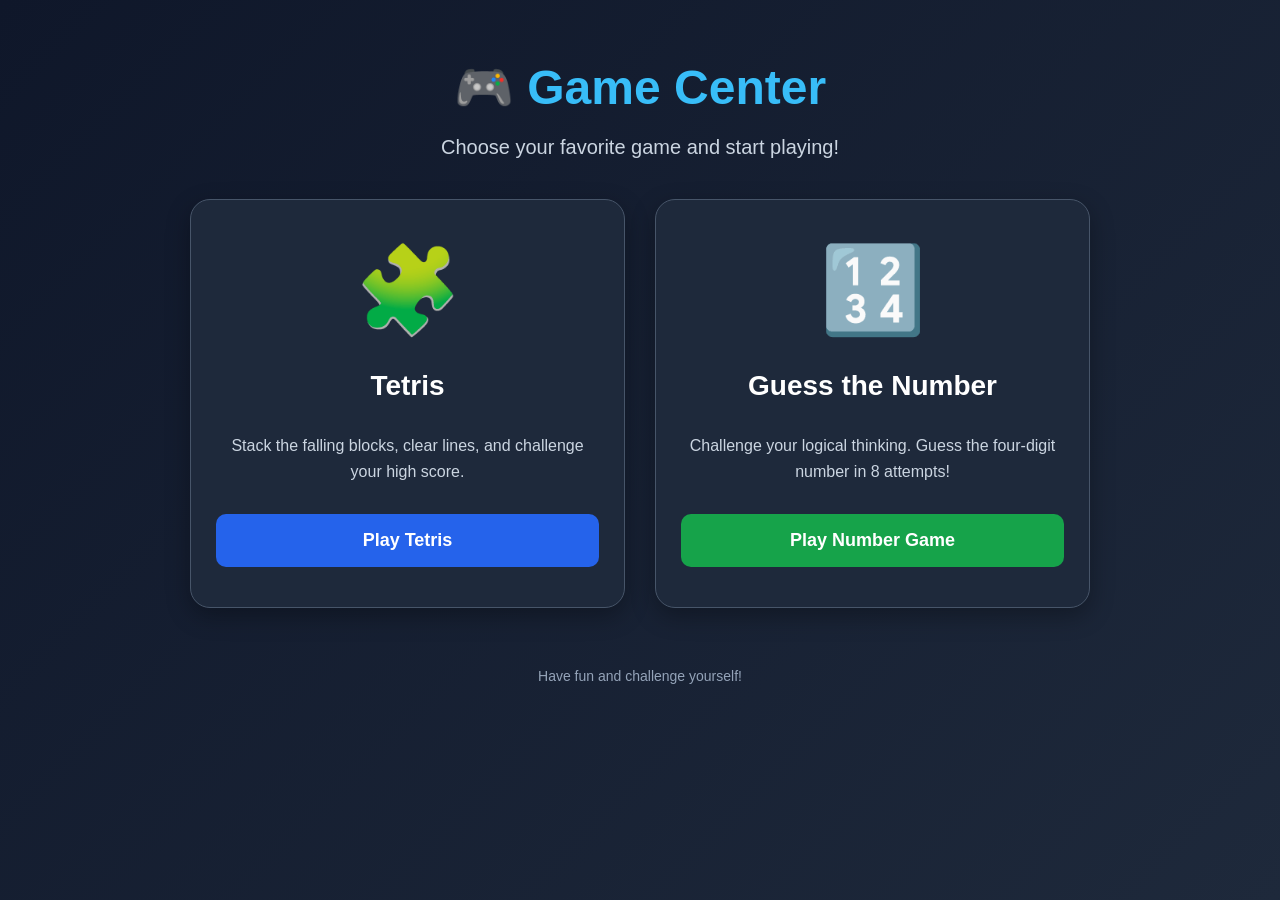
<file: index.html>
<!DOCTYPE html>
<html lang="en">
<head>
    <meta charset="UTF-8">
    <meta name="viewport" content="width=device-width, initial-scale=1.0">

    <title>Game Center</title>

    <link rel="stylesheet" href="home.css">
</head>

<body>

    <header>
        <h1>🎮 Game Center</h1>
        <p>Choose your favorite game and start playing!</p>
    </header>

    <div class="game-container">

        <!-- Tetris Game -->
        <div class="game-card">

            <div class="game-icon">🧩</div>

            <h2>Tetris</h2>

            <p>
                Stack the falling blocks, clear lines,
                and challenge your high score.
            </p>

            <a href="tetris/tetris.html"
               class="play-button tetris-button">
                Play Tetris
            </a>

        </div>

        <!-- Guess the Number Game -->
        <div class="game-card">

            <div class="game-icon">🔢</div>

            <h2>Guess the Number</h2>

            <p>
                Challenge your logical thinking.
                Guess the four-digit number in 8 attempts!
            </p>

            <a href="number/number.html"
               id="number-game-link"
               class="play-button number-button">
                Play Number Game
            </a>

        </div>

    </div>

    <footer>
        <p>Have fun and challenge yourself!</p>
    </footer>

    <script>
        const isPhone = navigator.userAgentData?.mobile === true ||
            /iPhone|iPod|Android.*Mobile/i.test(navigator.userAgent);

        if (isPhone) {
            document.getElementById('number-game-link').href = 'number/number-mobile.html';
        }
    </script>

</body>
</html>
</file>
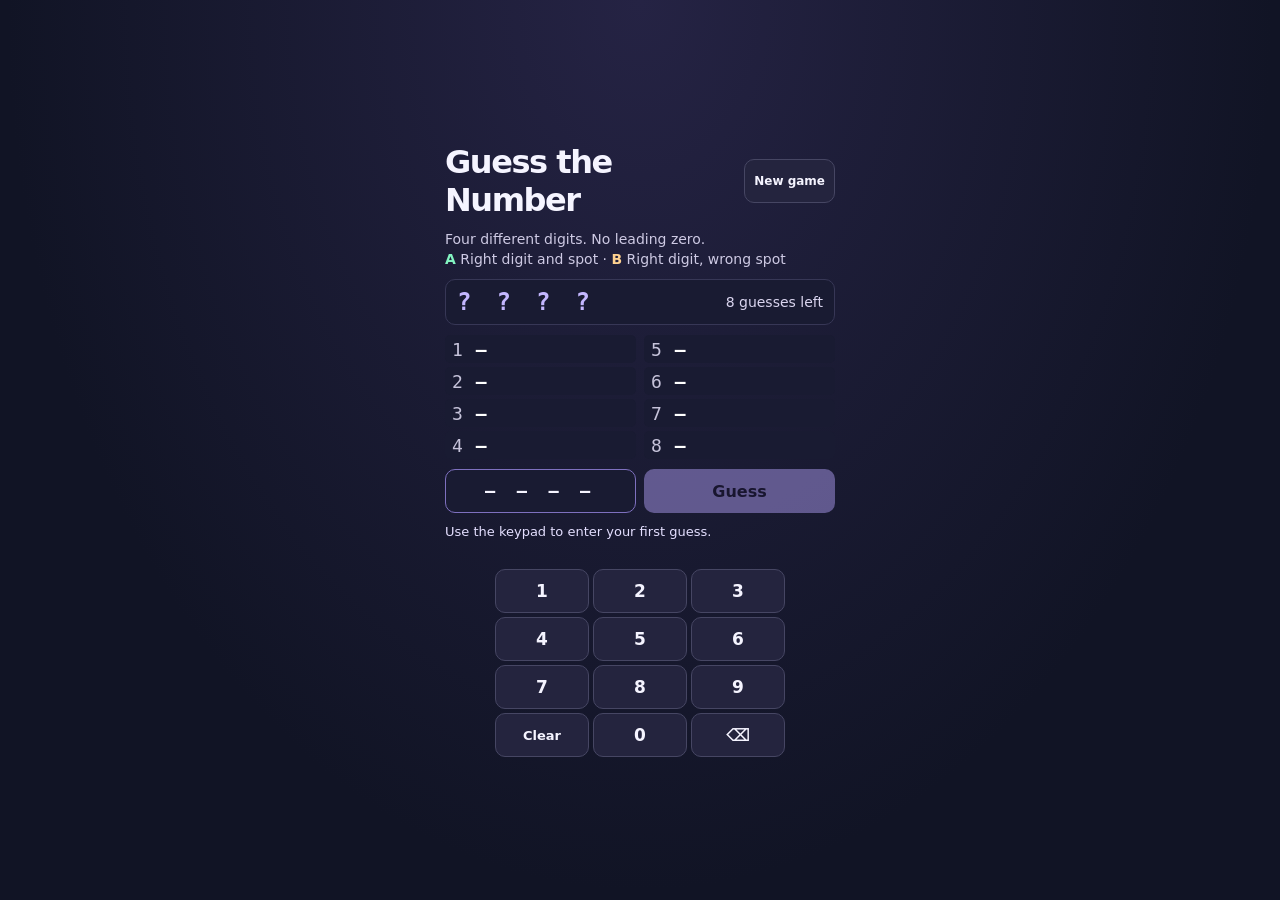
<file: number/number-mobile.html>
<!doctype html>
<html lang="en">
<head>
<meta charset="utf-8">
<meta name="viewport" content="width=device-width, initial-scale=1, viewport-fit=cover">
<meta name="theme-color" content="#111425">
<title>Guess the Number</title>
<style>
  :root { color-scheme: dark; font-family: system-ui, sans-serif; background: #111425; color: #f5f4ff; }
  * { box-sizing: border-box; }
  body { margin: 0; min-height: 100svh; display: grid; place-items: center;
    padding: max(8px, env(safe-area-inset-top)) max(12px, env(safe-area-inset-right))
      max(8px, env(safe-area-inset-bottom)) max(12px, env(safe-area-inset-left));
    background: radial-gradient(ellipse at top, #252344, transparent 70%); }
  main { width: min(100%, 390px); display: grid; gap: 10px; }
  header, .board, .entry { display: flex; align-items: center; justify-content: space-between; gap: 8px; }
  h1 { margin: 0; font-size: clamp(21px, 6.8vw, 32px); letter-spacing: -.045em; }
  p { margin: 0; }
  .rules { font-size: 14px; line-height: 1.45; color: #cecae4; }
  .a { color: #83f4c1; }
  .b { color: #ffd190; }
  button { font: inherit; font-weight: 700; color: inherit; border: 1px solid #464663;
    border-radius: 10px; background: #24243e; cursor: pointer; touch-action: manipulation; }
  button:focus-visible { outline: 2px solid #ffd190; outline-offset: 2px; }
  button:active { background: #44436b; }
  button:disabled { opacity: .45; cursor: default; }
  #restart { padding: 0 9px; min-height: 44px; flex: none; font-size: 12px; }
  .board { padding: 8px 11px; background: #191b32; border: 1px solid #373756; border-radius: 10px; }
  #secret { letter-spacing: .22em; font: 700 24px ui-monospace, monospace; color: #c4b7ff; }
  #remaining { color: #dad5ef; font-size: 14px; }
  ol { margin: 0; padding: 0; list-style: none; display: grid; grid-auto-flow: column;
    grid-template: repeat(4, 1fr) / repeat(2, minmax(0, 1fr)); gap: 4px 8px; }
  li { display: grid; grid-template-columns: 1.1em 1fr auto; align-items: center; gap: 4px;
    padding: 3px 7px; min-height: 28px; background: #191b32; color: #c6c3da;
    border-radius: 5px; font: 18px ui-monospace, monospace; }
  li strong { color: #fff; letter-spacing: .04em; }
  li.win { outline: 1px solid #83f4c1; }
  .entry { display: grid; grid-template-columns: 1fr 1fr; }
  #display { min-height: 44px; display: grid; place-items: center; background: #191b32;
    border: 1px solid #7e70bf; border-radius: 10px; letter-spacing: .33em;
    font: 700 17px ui-monospace, monospace; }
  #submit { min-height: 44px; background: #b8a6ff; color: #18112c; border-color: transparent; }
  #message { min-height: 2.8em; font-size: 13px; line-height: 1.4; color: #e4dfff; }
  .keys { display: grid; grid-template-columns: repeat(3, 1fr); gap: 4px;
    width: min(100%, 290px); justify-self: center; }
  .keys button { min-height: 44px; font-size: 17px; }
  .keys button[data-key="clear"] { font-size: 13px; }
  @media (max-height: 570px) {
    main { gap: 5px; }
    li { min-height: 26px; }
    .keys button { min-height: 40px; }
  }
  #fireworks { position: fixed; inset: 0; z-index: 1; overflow: hidden; pointer-events: none; }
  .spark { position: absolute; width: 5px; height: 5px; border-radius: 50%; opacity: 0; }
</style>
</head>
<body>
<main>
  <header><h1>Guess the Number</h1><button id="restart" type="button">New game</button></header>
  <p class="rules">Four different digits. No leading zero.<br>
    <b class="a">A</b> Right digit and spot · <b class="b">B</b> Right digit, wrong spot</p>
  <div class="board"><span id="secret" aria-label="Hidden number">? ? ? ?</span><span id="remaining"></span></div>
  <ol id="history" aria-label="Guess history"></ol>
  <div class="entry">
    <output id="display" aria-label="Current guess"></output>
    <button id="submit" type="button">Guess</button>
  </div>
  <p id="message" role="status"></p>
  <div class="keys" aria-label="Number keypad"></div>
</main>
<div id="fireworks" aria-hidden="true"></div>
<script>
  const maxAttempts = 8;
  const secretDisplay = document.querySelector('#secret');
  const remaining = document.querySelector('#remaining');
  const historyList = document.querySelector('#history');
  const display = document.querySelector('#display');
  const submit = document.querySelector('#submit');
  const message = document.querySelector('#message');
  const keypad = document.querySelector('.keys');
  const fireworks = document.querySelector('#fireworks');
  let secret, guess, attempts, finished;

  const rows = Array.from({ length: maxAttempts }, (_, index) => {
    const row = document.createElement('li');
    row.innerHTML = '<span></span><strong></strong><span><b class="a"></b> <b class="b"></b></span>';
    row.firstElementChild.textContent = index + 1;
    historyList.append(row);
    return row;
  });

  for (const key of ['1', '2', '3', '4', '5', '6', '7', '8', '9', 'clear', '0', 'delete']) {
    const button = document.createElement('button');
    button.type = 'button';
    button.dataset.key = key;
    button.textContent = { clear: 'Clear', delete: '⌫' }[key] ?? key;
    if (key === 'delete') button.setAttribute('aria-label', 'Delete last digit');
    button.addEventListener('click', () => enter(key));
    keypad.append(button);
  }

  function updateGuess() {
    display.textContent = guess.padEnd(4, '–').split('').join(' ');
    submit.disabled = finished || guess.length < 4;
  }

  function updateRemaining() {
    const left = maxAttempts - attempts;
    remaining.textContent = left === 1 ? '1 guess left' : left + ' guesses left';
  }

  function reset() {
    fireworks.replaceChildren();
    secret = String(1 + Math.floor(Math.random() * 9));
    while (secret.length < 4) {
      const digit = String(Math.floor(Math.random() * 10));
      if (!secret.includes(digit)) secret += digit;
    }
    guess = '';
    attempts = 0;
    finished = false;
    secretDisplay.textContent = '? ? ? ?';
    secretDisplay.setAttribute('aria-label', 'Hidden number');
    message.textContent = 'Use the keypad to enter your first guess.';
    for (const row of rows) {
      row.classList.remove('win');
      row.querySelector('strong').textContent = '—';
      row.querySelector('.a').textContent = '';
      row.querySelector('.b').textContent = '';
    }
    for (const key of keypad.children) key.disabled = false;
    updateRemaining();
    updateGuess();
  }

  function enter(key) {
    if (finished) return;
    if (key === 'clear') guess = '';
    else if (key === 'delete') guess = guess.slice(0, -1);
    else if (guess.length < 4) guess += key;
    updateGuess();
  }

  function celebrateWin() {
    if (matchMedia('(prefers-reduced-motion: reduce)').matches) return;

    const colors = ['#83f4c1', '#ffd190', '#b8a6ff', '#ff92ce', '#7ddfff'];
    const bursts = [[25, 26], [72, 40], [47, 20]];
    const radius = Math.min(innerWidth * 0.22, 100);
    bursts.forEach(([left, top], burstIndex) => {
      for (let index = 0; index < 20; index++) {
        const angle = index * 2 * Math.PI / 20;
        const distance = radius * (0.55 + Math.random() * 0.45);
        const x = Math.cos(angle) * distance;
        const y = Math.sin(angle) * distance;
        const spark = document.createElement('span');
        spark.className = 'spark';
        spark.style.left = left + '%';
        spark.style.top = top + '%';
        spark.style.backgroundColor = colors[(index + burstIndex) % colors.length];
        fireworks.append(spark);

        const animation = spark.animate([
          { transform: 'translate(0, 0) scale(1.4)', opacity: 1 },
          { transform: 'translate(' + x + 'px, ' + y + 'px)', opacity: 0.85, offset: 0.64 },
          { transform: 'translate(' + x + 'px, ' + (y + 25) + 'px) scale(0.3)', opacity: 0 }
        ], { duration: 780, delay: burstIndex * 210, easing: 'ease-out' });
        animation.onfinish = () => spark.remove();
      }
    });
  }

  function checkGuess() {
    if (finished || guess.length !== 4) return;
    if (guess.startsWith('0') || new Set(guess).size !== 4) {
      message.textContent = 'Use four different digits and start with 1–9.';
      return;
    }
    let a = 0;
    let b = 0;
    for (const [index, digit] of [...guess].entries()) {
      if (digit === secret[index]) a++;
      else if (secret.includes(digit)) b++;
    }
    const row = rows[attempts++];
    row.querySelector('strong').textContent = guess;
    row.querySelector('.a').textContent = a + 'A';
    row.querySelector('.b').textContent = b + 'B';
    updateRemaining();
    finished = a === 4 || attempts === maxAttempts;
    if (finished) {
      secretDisplay.textContent = secret.split('').join(' ');
      secretDisplay.setAttribute('aria-label', 'Answer ' + secret);
      for (const key of keypad.children) key.disabled = true;
    }
    row.classList.toggle('win', a === 4);
    if (a === 4) {
      message.textContent = attempts === 1 ? 'Solved in 1 guess!' : 'Solved in ' + attempts + ' guesses!';
      celebrateWin();
    } else if (finished) message.textContent = 'Out of guesses. The number was ' + secret + '.';
    else message.textContent = guess + ' scored ' + a + 'A ' + b + 'B.';
    guess = '';
    updateGuess();
  }

  submit.addEventListener('click', checkGuess);
  document.querySelector('#restart').addEventListener('click', reset);
  document.addEventListener('keydown', (event) => {
    if (event.ctrlKey || event.altKey || event.metaKey) return;
    if (/^[0-9]$/.test(event.key)) enter(event.key);
    else if (event.key === 'Backspace') enter('delete');
    else if (event.key === 'Escape') enter('clear');
    else if (event.key === 'Enter' && !event.target.closest('button')) checkGuess();
    else return;
    event.preventDefault();
  });
  reset();
</script>
</body>
</html>
</file>
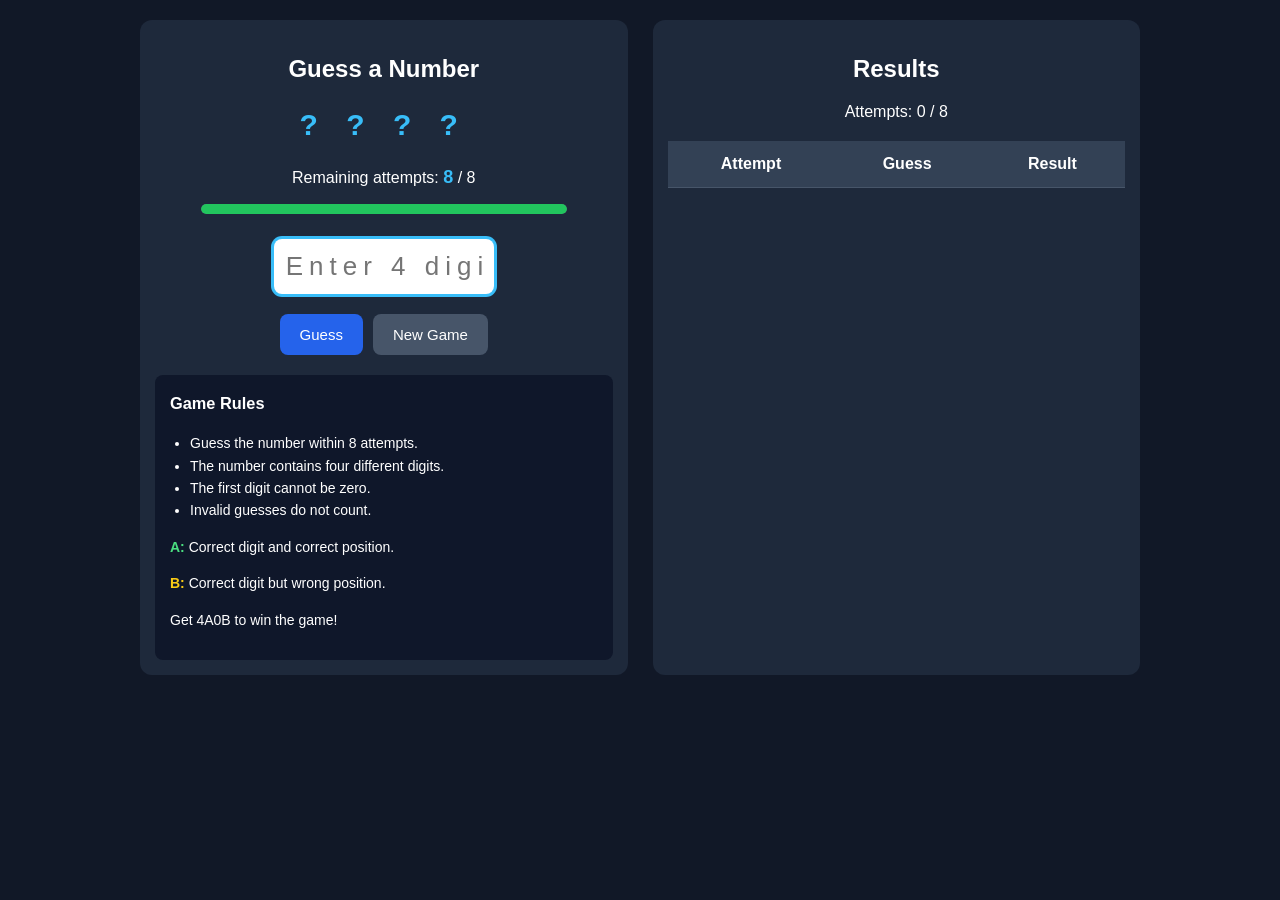
<file: number/number.html>
<!DOCTYPE html>
<html lang="en">
<head>
    <meta charset="UTF-8">
    <meta name="viewport" content="width=device-width, initial-scale=1.0">
    <title>Guess the Number</title>
    <link rel="stylesheet" href="number.css">
</head>

<body>

    <div class="game-container">

        <!-- Left column: Game controls -->
        <div class="left-column">

            <h2>Guess a Number</h2>

            <h2 id="secret">? ? ? ?</h2>

            <p>
                Remaining attempts:
                <span id="remaining">8</span> / 8
            </p>

            <div class="progress-bar">
                <div id="progress"></div>
            </div>

            <input type="text"
                   id="guess"
                   maxlength="4"
                   inputmode="numeric"
                   autocomplete="off"
                   placeholder="Enter 4 digits">

            <div class="buttons">
                <button id="submit">Guess</button>
                <button id="restart">New Game</button>
            </div>

            <!-- <p id="message"></p> -->

            <div class="rules">

                <h3>Game Rules</h3>

                <ul>
                    <li>Guess the number within 8 attempts.</li>
                    <li>The number contains four different digits.</li>
                    <li>The first digit cannot be zero.</li>
                    <li>Invalid guesses do not count.</li>
                </ul>

                <p>
                    <span class="result-a">A:</span>
                    Correct digit and correct position.
                </p>

                <p>
                    <span class="result-b">B:</span>
                    Correct digit but wrong position.
                </p>

                <p>Get 4A0B to win the game!</p>

            </div>

        </div>

        <!-- Right column: Guess results -->
        <div class="right-column">

            <h2>Results</h2>

            <p>
                Attempts: <span id="attempts">0</span> / 8
            </p>

            <table>
                <thead>
                    <tr>
                        <th>Attempt</th>
                        <th>Guess</th>
                        <th>Result</th>
                    </tr>
                </thead>

                <tbody id="history"></tbody>
            </table>

        </div>

    </div>

    <!-- Failure popup -->
    <div id="popup" class="popup">

        <div class="popup-content">

            <div class="emoji">😔</div>

            <h2>Game Over!</h2>

            <p>You have used all 8 attempts.</p>

            <p>The correct number was:</p>

            <h2 id="answer"></h2>

            <button id="try-again">Try Again</button>
            <button id="close-popup">Close</button>

        </div>

    </div>

    <!-- Fireworks animation -->
    <canvas id="fireworks"></canvas>

    <script src="number.js"></script>

</body>
</html>
</file>
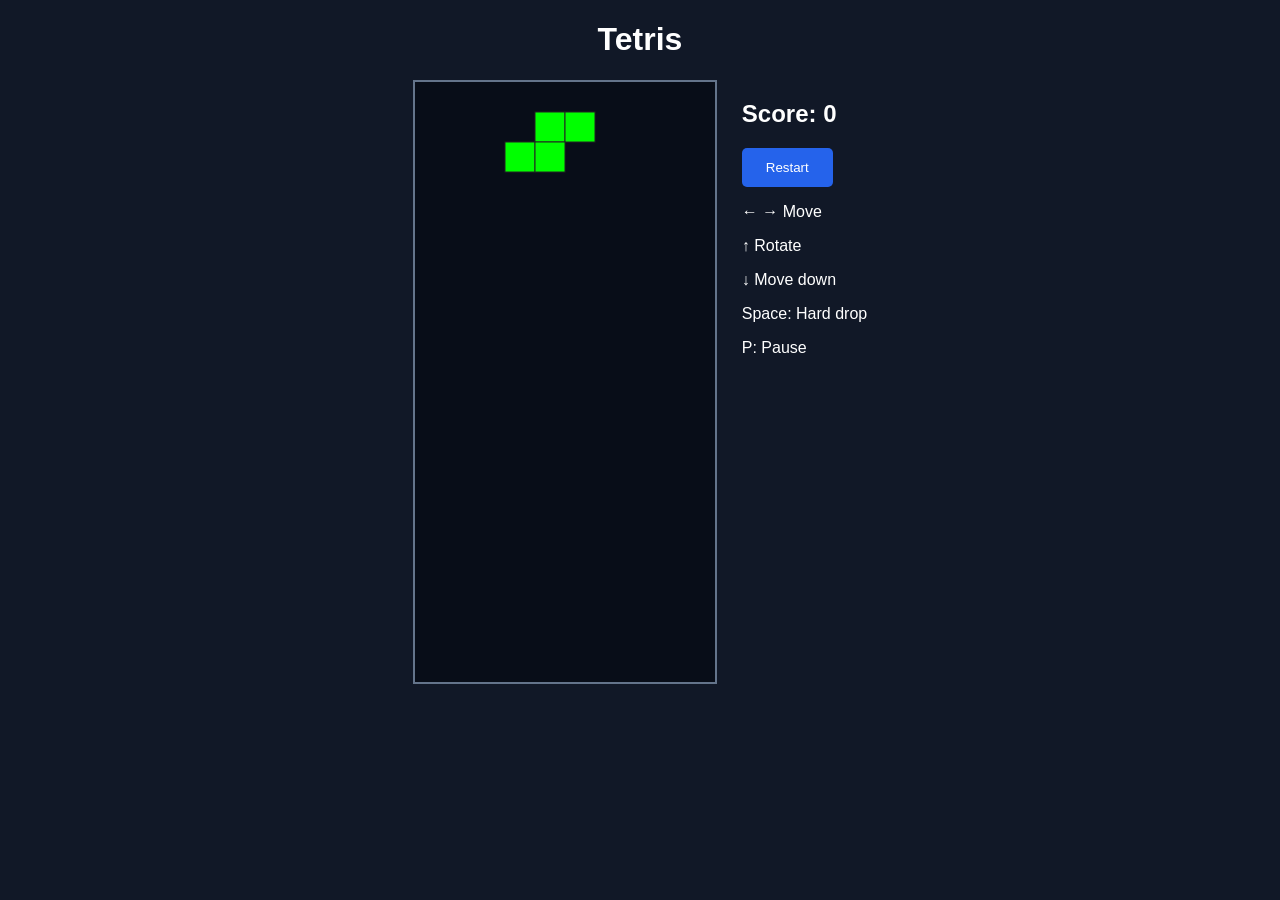
<file: tetris/tetris.html>
<!DOCTYPE html>
<html lang="en">
<head>
    <meta charset="UTF-8">
    <meta name="viewport" content="width=device-width, initial-scale=1.0">
    <title>JavaScript Tetris</title>
    <link rel="stylesheet" href="tetris.css">
</head>
<body>

    <h1>Tetris</h1>

    <div class="game">
        <canvas id="tetris" width="300" height="600"></canvas>

        <div class="panel">
            <h2>Score: <span id="score">0</span></h2>
            <button onclick="restart()">Restart</button>
            <p>← → Move</p>
            <p>↑ Rotate</p>
            <p>↓ Move down</p>
            <p>Space: Hard drop</p>
            <p>P: Pause</p>
            <p id="status"></p>
        </div>
    </div>

    <script src="tetris.js"></script>

</body>
</html>
</file>
<file: home.css>
* {
    box-sizing: border-box;
}

body {
    margin: 0;
    padding: 20px 20px;
    min-height: 100vh;
    font-family: Arial, sans-serif;
    background: linear-gradient(
        135deg, #0f172a, #1e293b
    );
    color: white;
    text-align: center;
}

/* Page header */

header {
    margin: 40px 0 40px;
}

header h1 {
    font-size: 48px;
    color: #38bdf8;
    margin-bottom: 15px;
}

header p {
    font-size: 20px;
    color: #cbd5e1;
}

/* Two-column game layout */

.game-container {
    display: grid;
    grid-template-columns: 1fr 1fr;
    gap: 30px;
    max-width: 900px;
    margin: 0 auto;
}

/* Game cards */

.game-card {
    display: flex;
    flex-direction: column;
    align-items: center;
    background-color: #1e293b;
    border: 1px solid #475569;
    border-radius: 20px;
    padding: 40px 25px;
    box-shadow: 0 8px 25px rgba(0, 0, 0, 0.3);
    transition: transform 0.3s, box-shadow 0.3s;
}

.game-card:hover {
    transform: translateY(-8px);
    box-shadow: 0 12px 35px rgba(0, 0, 0, 0.5);
    border-color: #38bdf8;
}

.game-icon {
    font-size: 85px;
    margin-bottom: 15px;
}

.game-card h2 {
    font-size: 28px;
    margin: 15px 0;
}

.game-card p {
    font-size: 16px;
    line-height: 1.6;
    color: #cbd5e1;
    margin-bottom: 30px;
    flex-grow: 1;
}

/* Play buttons */

.play-button {
    display: block;
    width: 100%;
    padding: 16px 25px;
    border-radius: 10px;
    text-decoration: none;
    color: white;
    font-size: 18px;
    font-weight: bold;
    transition: background-color 0.3s;
}

.tetris-button {
    background-color: #2563eb;
}

.tetris-button:hover {
    background-color: #1d4ed8;
}

.number-button {
    background-color: #16a34a;
}

.number-button:hover {
    background-color: #15803d;
}

/* Footer */

footer {
    margin-top: 60px;
    color: #94a3b8;
    font-size: 14px;
}

/* Mobile-friendly layout */

@media (max-width: 650px) {

    .game-container {
        grid-template-columns: 1fr;
    }

    header h1 {
        font-size: 36px;
    }

    header p {
        font-size: 16px;
    }

    .game-card {
        padding: 25px;
    }
}
</file>
<file: number/number.css>
* {
    box-sizing: border-box;
}

body {
    font-family: Arial, sans-serif;
    background-color: #111827;
    color: white;
    text-align: center;
    padding: 20px;
    margin: 0;
}

h1 {
    color: #38bdf8;
    margin-bottom: 10px;
}

.subtitle {
    color: #cbd5e1;
    margin-bottom: 20px;
}

/* Two-column layout */

.game-container {
    display: grid;
    grid-template-columns: 1fr 1fr;
    gap: 25px;
    max-width: 1000px;
    margin: 0 auto;
    align-items: stretch;
}

.left-column,
.right-column {
    background-color: #1e293b;
    border-radius: 12px;
    padding: 15px;
    min-width: 0;
    min-height: 500px;
}

/* Secret number */

#secret {
    font-size: 30px;
    letter-spacing: 10px;
    color: #38bdf8;
}

#remaining {
    color: #38bdf8;
    font-size: 18px;
    font-weight: bold;
}

/* Remaining attempts progress bar */

.progress-bar {
    width: 80%;
    height: 10px;
    margin: 15px auto 25px;
    background-color: #475569;
    border-radius: 10px;
    overflow: hidden;
}

#progress {
    width: 100%;
    height: 100%;
    background-color: #22c55e;
    border-radius: 10px;
    transition: width 0.3s, background-color 0.3s;
}

/* Input and buttons */

input {
    width: 220px;
    max-width: 100%;
    padding: 12px;
    font-size: 26px;
    text-align: center;
    letter-spacing: 6px;
    border-radius: 8px;
    border: none;
    outline: none;
}

input:focus {
    box-shadow: 0 0 0 3px #38bdf8;
}

.buttons {
    display: flex;
    justify-content: center;
    gap: 10px;
    margin-top: 20px;
}

button {
    padding: 12px 20px;
    background-color: #2563eb;
    color: white;
    border: none;
    border-radius: 8px;
    cursor: pointer;
    font-size: 15px;
}

button:hover {
    background-color: #1d4ed8;
}

button:disabled {
    opacity: 0.5;
    cursor: not-allowed;
}

#restart,
#close-popup {
    background-color: #475569;
}

#message {
    color: #facc15;
    font-weight: bold;
    min-height: 25px;
}

/* Game rules */

.rules {
    text-align: left;
    margin-top: 20px;
    padding: 15px;
    background-color: #0f172a;
    border-radius: 8px;
    font-size: 14px;
    line-height: 1.6;
}

.rules h3 {
    margin-top: 0;
}

.rules ul {
    padding-left: 20px;
}

/* Results table */

table {
    width: 100%;
    border-collapse: collapse;
    margin-top: 20px;
}

th,
td {
    padding: 14px;
    border-bottom: 1px solid #475569;
}

th {
    background-color: #334155;
}

td {
    font-size: 18px;
}

tbody tr:hover {
    background-color: #334155;
}

.result-a {
    color: #4ade80;
    font-weight: bold;
}

.result-b {
    color: #facc15;
    font-weight: bold;
}

.winning-row {
    background-color: #14532d;
}

/* Failure popup */

.popup {
    display: none;
    position: fixed;
    inset: 0;
    background-color: rgba(0, 0, 0, 0.75);
    justify-content: center;
    align-items: center;
    z-index: 1000;
    padding: 20px;
}

.popup-content {
    background-color: #1e293b;
    border: 1px solid #64748b;
    border-radius: 16px;
    padding: 30px;
    width: 380px;
    max-width: 100%;
    box-shadow: 0 10px 40px rgba(0, 0, 0, 0.5);
    animation: popup-animation 0.3s ease-out;
}

.popup-content h2 {
    color: #f87171;
}

.popup-content button {
    margin: 5px;
}

.emoji {
    font-size: 50px;
}

#answer {
    font-size: 42px;
    letter-spacing: 10px;
    color: #facc15;
}

@keyframes popup-animation {
    from {
        transform: scale(0.8);
        opacity: 0;
    }

    to {
        transform: scale(1);
        opacity: 1;
    }
}

/* Fireworks canvas */

#fireworks {
    position: fixed;
    top: 0;
    left: 0;
    width: 100%;
    height: 100%;
    pointer-events: none;
    z-index: 999;
}

/* Mobile-friendly layout */

@media (max-width: 700px) {

    body {
        padding: 15px;
    }

    .game-container {
        grid-template-columns: 1fr;
    }

    .left-column,
    .right-column {
        min-height: auto;
        padding: 20px;
    }
}
</file>
<file: tetris/tetris.css>
body {
    background-color: #111827;
    color: white;
    font-family: Arial, sans-serif;
    text-align: center;
}

.game {
    display: flex;
    justify-content: center;
    align-items: flex-start;
    gap: 25px;
}

canvas {
    background-color: #080d18;
    border: 2px solid #64748b;
}

.panel {
    text-align: left;
}

button {
    background-color: #2563eb;
    color: white;
    border: none;
    border-radius: 5px;
    padding: 12px 24px;
    cursor: pointer;
}

button:hover {
    background-color: #1d4ed8;
}

#status {
    color: orange;
    font-weight: bold;
}
</file>
